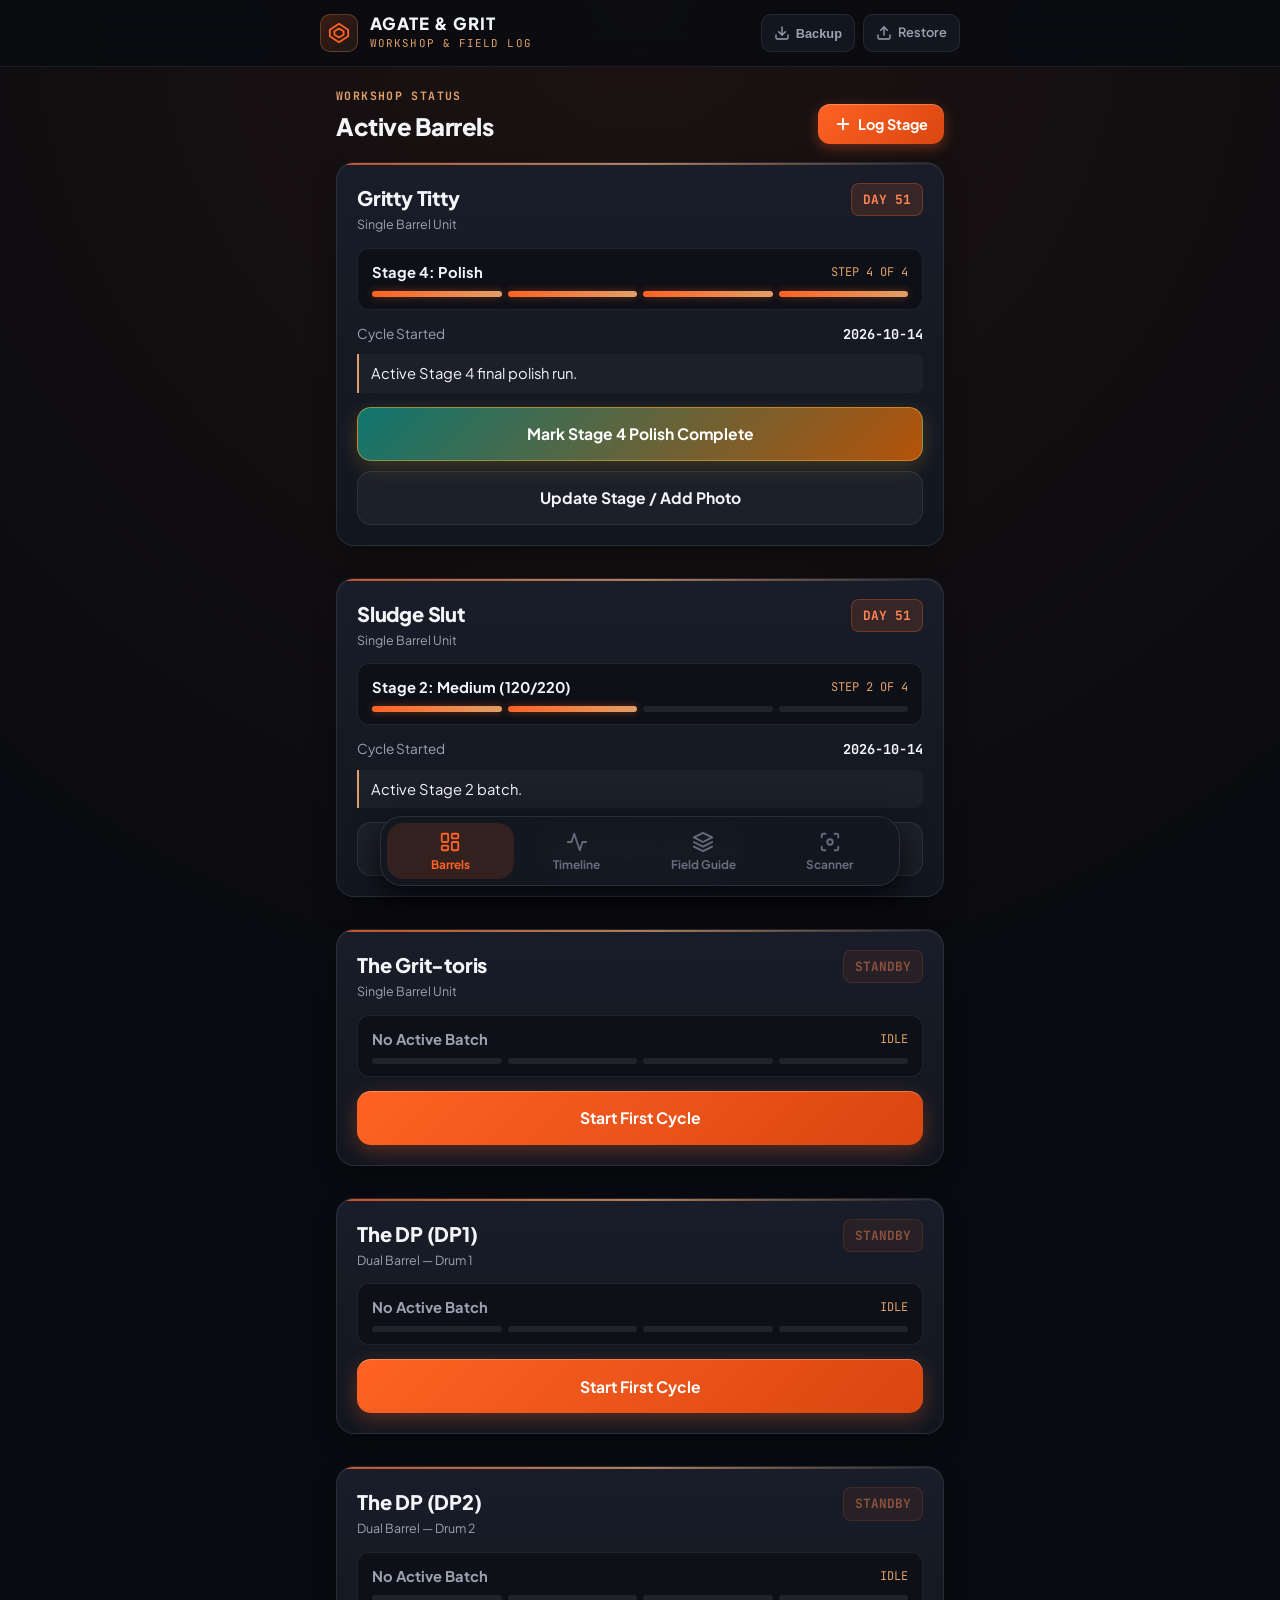
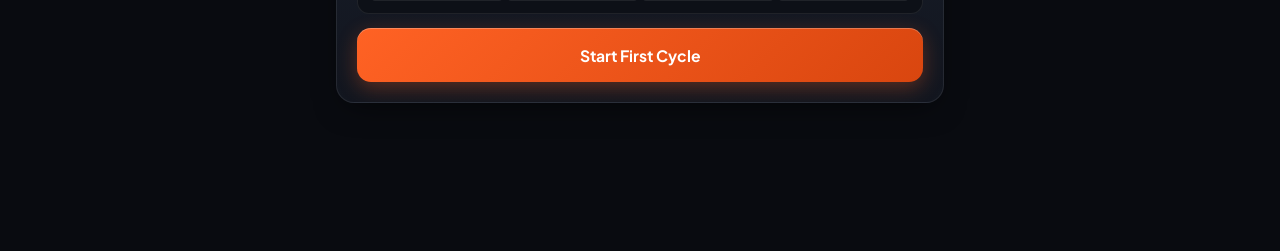
<file: index.html>
<!DOCTYPE html>
<html lang="en">
<head>
  <meta charset="UTF-8">
  <meta name="viewport" content="width=device-width, initial-scale=1.0, maximum-scale=1.0, user-scalable=no">
  <meta name="theme-color" content="#090b10">
  <meta name="description" content="Agate & Grit — Workshop Tumbler Tracker & Great Lakes Field Guide">
  <title>Agate &amp; Grit</title>
  <link rel="manifest" href="manifest.json">
  <link rel="preconnect" href="https://fonts.googleapis.com">
  <link rel="preconnect" href="https://fonts.gstatic.com" crossorigin>
  <link href="https://fonts.googleapis.com/css2?family=JetBrains+Mono:wght@500;700&family=Plus+Jakarta+Sans:wght@500;600;700;800&display=swap" rel="stylesheet">
  <link rel="stylesheet" href="styles.css">
</head>
<body>

  <!-- TOP APP BAR -->
  <header class="app-header">
    <div class="header-inner">
      <div class="brand-group">
        <div class="brand-mark">
          <svg viewBox="0 0 24 24" fill="none" stroke="currentColor" stroke-width="2" stroke-linecap="round" stroke-linejoin="round">
            <polygon points="12 2 22 8.5 22 15.5 12 22 2 15.5 2 8.5 12 2"></polygon>
            <polygon points="12 7 17 10.2 17 13.8 12 17 7 13.8 7 10.2 12 7"></polygon>
          </svg>
        </div>
        <div>
          <h1 class="brand-title">AGATE &amp; GRIT</h1>
          <span class="brand-subtitle">WORKSHOP &amp; FIELD LOG</span>
        </div>
      </div>

      <div class="header-actions">
        <button id="btn-export" class="icon-pill-btn" type="button" title="Export Backup">
          <svg viewBox="0 0 24 24" width="16" height="16" fill="none" stroke="currentColor" stroke-width="2" stroke-linecap="round" stroke-linejoin="round">
            <path d="M21 15v4a2 2 0 0 1-2 2H5a2 2 0 0 1-2-2v-4"></path>
            <polyline points="7 10 12 15 17 10"></polyline>
            <line x1="12" y1="15" x2="12" y2="3"></line>
          </svg>
          <span>Backup</span>
        </button>
        <label for="file-import" class="icon-pill-btn" title="Restore Backup">
          <svg viewBox="0 0 24 24" width="16" height="16" fill="none" stroke="currentColor" stroke-width="2" stroke-linecap="round" stroke-linejoin="round">
            <path d="M21 15v4a2 2 0 0 1-2 2H5a2 2 0 0 1-2-2v-4"></path>
            <polyline points="17 8 12 3 7 8"></polyline>
            <line x1="12" y1="3" x2="12" y2="15"></line>
          </svg>
          <span>Restore</span>
        </label>
        <input type="file" id="file-import" accept=".json" hidden>
      </div>
    </div>
  </header>

  <!-- MAIN WORKSPACE -->
  <main class="app-content">

    <!-- VIEW 1: ACTIVE BARRELS DASHBOARD -->
    <section id="view-tumblers" class="view active">
      <div class="section-header">
        <div>
          <span class="eyebrow">WORKSHOP STATUS</span>
          <h2>Active Barrels</h2>
        </div>
        <button id="btn-open-log-form" class="btn-accent-compact" type="button">
          <svg viewBox="0 0 24 24" width="18" height="18" fill="none" stroke="currentColor" stroke-width="2.5" stroke-linecap="round" stroke-linejoin="round">
            <line x1="12" y1="5" x2="12" y2="19"></line>
            <line x1="5" y1="12" x2="19" y2="12"></line>
          </svg>
          <span>Log Stage</span>
        </button>
      </div>

      <!-- LOG STAGE DRAWER / FORM CARD -->
      <form id="form-tumbler-log" class="surface-card form-card hidden">
        <div class="card-header-row">
          <h3>Log Barrel Stage</h3>
          <button type="button" id="btn-cancel-log" class="btn-icon-close" aria-label="Close">
            <svg viewBox="0 0 24 24" width="20" height="20" fill="none" stroke="currentColor" stroke-width="2">
              <line x1="18" y1="6" x2="6" y2="18"></line>
              <line x1="6" y1="6" x2="18" y2="18"></line>
            </svg>
          </button>
        </div>

        <div class="form-group">
          <label class="field-label" for="log-unit">Barrel Unit</label>
          <div class="select-wrapper">
            <select id="log-unit" class="pro-input" required></select>
          </div>
        </div>

        <div class="form-group">
          <label class="field-label" for="log-stage">Grit Stage</label>
          <div class="select-wrapper">
            <select id="log-stage" class="pro-input" required>
              <option value="Stage 1: Coarse (60/90)">Stage 1 — Coarse (60/90)</option>
              <option value="Stage 2: Medium (120/220)">Stage 2 — Medium (120/220)</option>
              <option value="Stage 3: Pre-Polish (500)">Stage 3 — Pre-Polish (500 AO)</option>
              <option value="Stage 4: Polish">Stage 4 — Final Polish</option>
            </select>
          </div>
        </div>

        <div class="form-group">
          <label class="field-label" for="log-date">Cycle Start Date</label>
          <input type="date" id="log-date" class="pro-input" required>
        </div>

        <div class="form-group">
          <label class="field-label" for="log-notes">Batch Notes</label>
          <textarea id="log-notes" class="pro-input" rows="3" placeholder="Stone mix, ceramic media ratio, grit tablespoons..."></textarea>
        </div>

        <div class="form-group">
          <span class="field-label">Batch Progression Photo</span>
          <div class="media-action-grid">
            <label for="log-photo-upload" class="btn-media-picker">
              <svg viewBox="0 0 24 24" width="20" height="20" fill="none" stroke="currentColor" stroke-width="2" stroke-linecap="round" stroke-linejoin="round">
                <rect x="3" y="3" width="18" height="18" rx="2" ry="2"></rect>
                <circle cx="8.5" cy="8.5" r="1.5"></circle>
                <polyline points="21 15 16 10 5 21"></polyline>
              </svg>
              <span>Choose Photo</span>
            </label>
            <label for="log-photo-camera" class="btn-media-picker">
              <svg viewBox="0 0 24 24" width="20" height="20" fill="none" stroke="currentColor" stroke-width="2" stroke-linecap="round" stroke-linejoin="round">
                <path d="M23 19a2 2 0 0 1-2 2H3a2 2 0 0 1-2-2V8a2 2 0 0 1 2-2h4l2-3h6l2 3h4a2 2 0 0 1 2 2z"></path>
                <circle cx="12" cy="13" r="4"></circle>
              </svg>
              <span>Camera</span>
            </label>
          </div>
          <input type="file" id="log-photo-upload" accept="image/*" hidden>
          <input type="file" id="log-photo-camera" accept="image/*" capture="environment" hidden>
          <img id="log-photo-preview" class="photo-preview hidden" alt="Batch preview">
        </div>

        <button type="submit" class="btn-primary-large">Save Stage to Timeline</button>
      </form>

      <!-- ACTIVE BARRELS GRID -->
      <div id="tumbler-cards-container" class="barrel-grid"></div>
    </section>

    <!-- VIEW 2: PROGRESSION TIMELINE -->
    <section id="view-timeline" class="view">
      <div class="section-header">
        <div>
          <span class="eyebrow">BATCH ARCHIVE</span>
          <h2>Progression Timeline</h2>
        </div>
      </div>

      <div class="chip-scroll-bar" id="timeline-filters">
        <button class="chip active" data-unit="all" type="button">All Barrels</button>
        <button class="chip" data-unit="Gritty Titty" type="button">Gritty Titty</button>
        <button class="chip" data-unit="Sludge Slut" type="button">Sludge Slut</button>
        <button class="chip" data-unit="The Grit-toris" type="button">The Grit-toris</button>
        <button class="chip" data-unit="The DP (DP1)" type="button">DP1</button>
        <button class="chip" data-unit="The DP (DP2)" type="button">DP2</button>
      </div>

      <div id="timeline-container" class="timeline-feed"></div>
    </section>

    <!-- VIEW 3: GREAT LAKES FIELD GUIDE -->
    <section id="view-guide" class="view">
      <div class="section-header">
        <div>
          <span class="eyebrow">SHORELINE REFERENCE</span>
          <h2>Great Lakes Field Guide</h2>
        </div>
      </div>

      <div class="chip-scroll-bar" id="guide-filters">
        <button class="chip active" data-filter="all" type="button">All Stones</button>
        <button class="chip" data-filter="hard" type="button">Mohs 6–7 (Hard)</button>
        <button class="chip" data-filter="banded" type="button">Banded</button>
        <button class="chip" data-filter="green-pink" type="button">Green / Pink</button>
        <button class="chip" data-filter="uv" type="button">365nm UV</button>
      </div>

      <div class="surface-card reference-banner">
        <div class="reference-title">
          <svg viewBox="0 0 24 24" width="18" height="18" fill="none" stroke="currentColor" stroke-width="2">
            <circle cx="12" cy="12" r="10"></circle>
            <line x1="12" y1="16" x2="12" y2="12"></line>
            <line x1="12" y1="8" x2="12.01" y2="8"></line>
          </svg>
          <span>Shoreline Triage Protocol</span>
        </div>
        <div class="reference-grid">
          <div class="ref-item">
            <span class="ref-label">STEEL KNIFE (MOHS 5.5)</span>
            <p>Will not scratch Agate, Jasper, Chert, or Quartzite. Leaves a faint metallic silver line instead.</p>
          </div>
          <div class="ref-item">
            <span class="ref-label">TRANSLUCENCY CHECK</span>
            <p>Press your phone LED flush against the stone edge. Agate glows internally; Jasper blocks light.</p>
          </div>
        </div>
      </div>

      <div id="guide-cards-container" class="guide-grid"></div>
    </section>

    <!-- VIEW 4: ON-DEVICE ROCK SCANNER -->
    <section id="view-scanner" class="view">
      <div class="section-header">
        <div>
          <span class="eyebrow">OPTICAL &amp; TRAIT TRIAGE</span>
          <h2>Field Specimen Scanner</h2>
        </div>
      </div>

      <div class="surface-card scanner-card">
        <div class="media-action-grid">
          <label for="scanner-upload-input" class="btn-scanner-capture">
            <svg viewBox="0 0 24 24" width="24" height="24" fill="none" stroke="currentColor" stroke-width="2" stroke-linecap="round" stroke-linejoin="round">
              <rect x="3" y="3" width="18" height="18" rx="2" ry="2"></rect>
              <circle cx="8.5" cy="8.5" r="1.5"></circle>
              <polyline points="21 15 16 10 5 21"></polyline>
            </svg>
            <span>Upload Specimen</span>
          </label>
          <label for="scanner-camera-input" class="btn-scanner-capture primary-capture">
            <svg viewBox="0 0 24 24" width="24" height="24" fill="none" stroke="currentColor" stroke-width="2" stroke-linecap="round" stroke-linejoin="round">
              <path d="M23 19a2 2 0 0 1-2 2H3a2 2 0 0 1-2-2V8a2 2 0 0 1 2-2h4l2-3h6l2 3h4a2 2 0 0 1 2 2z"></path>
              <circle cx="12" cy="13" r="4"></circle>
            </svg>
            <span>Capture Photo</span>
          </label>
        </div>

        <input type="file" id="scanner-upload-input" accept="image/*" hidden>
        <input type="file" id="scanner-camera-input" accept="image/*" capture="environment" hidden>

        <canvas id="color-analysis-canvas" hidden></canvas>
        <img id="scanner-preview" class="photo-preview hidden" alt="Specimen preview">

        <div id="scanner-trait-box" class="trait-box hidden">
          <span class="field-label">Observed Physical Traits (Select Any)</span>
          <div class="chip-wrap">
            <button type="button" class="chip trait-toggle" data-trait="banded">Concentric Bands</button>
            <button type="button" class="chip trait-toggle" data-trait="translucent">Light Translucent</button>
            <button type="button" class="chip trait-toggle" data-trait="pebbles">Embedded Clasts</button>
            <button type="button" class="chip trait-toggle" data-trait="uv">365nm UV Reactive</button>
          </div>
        </div>

        <div class="form-group" style="margin-top: 14px;">
          <label class="field-label" for="scanner-notes">Location &amp; Field Notes</label>
          <input type="text" id="scanner-notes" class="pro-input" placeholder="e.g., Lake Superior shoreline, wet cobble line...">
        </div>

        <div class="scanner-action-row">
          <button id="btn-analyze-now" class="btn-primary-large" type="button" disabled>Analyze Specimen</button>
          <button id="btn-save-queue" class="btn-secondary-large" type="button" disabled>Save to Log</button>
        </div>

        <div id="ai-result-box" class="analysis-report hidden"></div>
      </div>

      <div class="section-header" style="margin-top: 28px;">
        <div>
          <span class="eyebrow">SAVED SPECIMENS</span>
          <h2>Field Log (<span id="queue-count">0</span>)</h2>
        </div>
      </div>
      <div id="scanner-queue-list" class="barrel-grid"></div>
    </section>

  </main>

  <!-- MICHIGAN NORTHWOODS STAGE 4 COMPLETION MODAL -->
  <div id="celebration-modal" class="celebration-overlay hidden">
    <canvas id="celebration-canvas"></canvas>
    <div class="celebration-dialog">
      <div class="celebration-art-frame">
        <svg class="northwoods-art" viewBox="0 0 360 180" xmlns="http://www.w3.org/2000/svg">
          <defs>
            <linearGradient id="skyGrad" x1="0" y1="0" x2="0" y2="1">
              <stop offset="0%" stop-color="#070B12"/>
              <stop offset="60%" stop-color="#102536"/>
              <stop offset="100%" stop-color="#1E3F52"/>
            </linearGradient>
            <linearGradient id="auroraGrad" x1="0" y1="0" x2="1" y2="0">
              <stop offset="0%" stop-color="#10B981" stop-opacity="0"/>
              <stop offset="50%" stop-color="#10B981" stop-opacity="0.35"/>
              <stop offset="100%" stop-color="#F5B73B" stop-opacity="0"/>
            </linearGradient>
            <linearGradient id="agateGrad" x1="0" y1="0" x2="1" y2="1">
              <stop offset="0%" stop-color="#FF7A45"/>
              <stop offset="50%" stop-color="#D94E1F"/>
              <stop offset="100%" stop-color="#7C2D12"/>
            </linearGradient>
          </defs>
          <rect width="360" height="180" fill="url(#skyGrad)"/>
          <path d="M0,45 Q90,10 180,45 T360,35 L360,95 L0,95 Z" fill="url(#auroraGrad)"/>
          <!-- Distant Pine Ridge -->
          <polygon points="25,55 5,130 45,130" fill="#0D261D"/>
          <polygon points="55,42 30,130 80,130" fill="#133528"/>
          <polygon points="88,60 65,130 110,130" fill="#0D261D"/>
          <polygon points="275,55 250,130 300,130" fill="#0D261D"/>
          <polygon points="308,40 282,130 334,130" fill="#133528"/>
          <polygon points="338,62 318,130 358,130" fill="#0D261D"/>
          <!-- Great Lakes Water Horizon -->
          <rect x="0" y="128" width="360" height="52" fill="#0B1926"/>
          <line x1="0" y1="128" x2="360" y2="128" stroke="#E09F67" stroke-opacity="0.4" stroke-width="1"/>
          <!-- Center Faceted Agate Emblem -->
          <circle cx="180" cy="96" r="46" fill="#FF6224" fill-opacity="0.15"/>
          <polygon points="180,46 218,74 204,122 156,122 142,74" fill="url(#agateGrad)" stroke="#F5B73B" stroke-width="2"/>
          <polygon points="180,60 205,79 195,110 165,110 155,79" fill="none" stroke="#FFD8A8" stroke-opacity="0.6" stroke-width="1.5"/>
          <circle cx="170" cy="76" r="3.5" fill="#FFFFFF"/>
        </svg>
      </div>
      <span class="celebration-badge">STAGE 4 FINISH VERIFIED</span>
      <h2 id="celebration-title">Batch Polish Complete</h2>
      <p id="celebration-text">Your completed Stage 4 cycle has been permanently stamped to your progression timeline.</p>
      <button id="btn-close-celebration" class="btn-primary-large" type="button">Return to Workshop</button>
    </div>
  </div>

  <!-- FLOATING FROSTED BOTTOM NAVIGATION DOCK -->
  <nav class="bottom-dock">
    <button class="dock-btn active" data-target="view-tumblers" type="button">
      <svg viewBox="0 0 24 24" width="22" height="22" fill="none" stroke="currentColor" stroke-width="2" stroke-linecap="round" stroke-linejoin="round">
        <rect x="3" y="3" width="7" height="9" rx="1"></rect>
        <rect x="14" y="3" width="7" height="5" rx="1"></rect>
        <rect x="14" y="12" width="7" height="9" rx="1"></rect>
        <rect x="3" y="16" width="7" height="5" rx="1"></rect>
      </svg>
      <span>Barrels</span>
    </button>
    <button class="dock-btn" data-target="view-timeline" type="button">
      <svg viewBox="0 0 24 24" width="22" height="22" fill="none" stroke="currentColor" stroke-width="2" stroke-linecap="round" stroke-linejoin="round">
        <polyline points="22 12 18 12 15 21 9 3 6 12 2 12"></polyline>
      </svg>
      <span>Timeline</span>
    </button>
    <button class="dock-btn" data-target="view-guide" type="button">
      <svg viewBox="0 0 24 24" width="22" height="22" fill="none" stroke="currentColor" stroke-width="2" stroke-linecap="round" stroke-linejoin="round">
        <polygon points="12 2 2 7 12 12 22 7 12 2"></polygon>
        <polyline points="2 17 12 22 22 17"></polyline>
        <polyline points="2 12 12 17 22 12"></polyline>
      </svg>
      <span>Field Guide</span>
    </button>
    <button class="dock-btn" data-target="view-scanner" type="button">
      <svg viewBox="0 0 24 24" width="22" height="22" fill="none" stroke="currentColor" stroke-width="2" stroke-linecap="round" stroke-linejoin="round">
        <path d="M3 7V5a2 2 0 0 1 2-2h2"></path>
        <path d="M17 3h2a2 2 0 0 1 2 2v2"></path>
        <path d="M21 17v2a2 2 0 0 1-2 2h-2"></path>
        <path d="M7 21H5a2 2 0 0 1-2-2v-2"></path>
        <circle cx="12" cy="12" r="3"></circle>
      </svg>
      <span>Scanner</span>
    </button>
  </nav>

  <script src="app.js"></script>
</body>
</html>
</file>
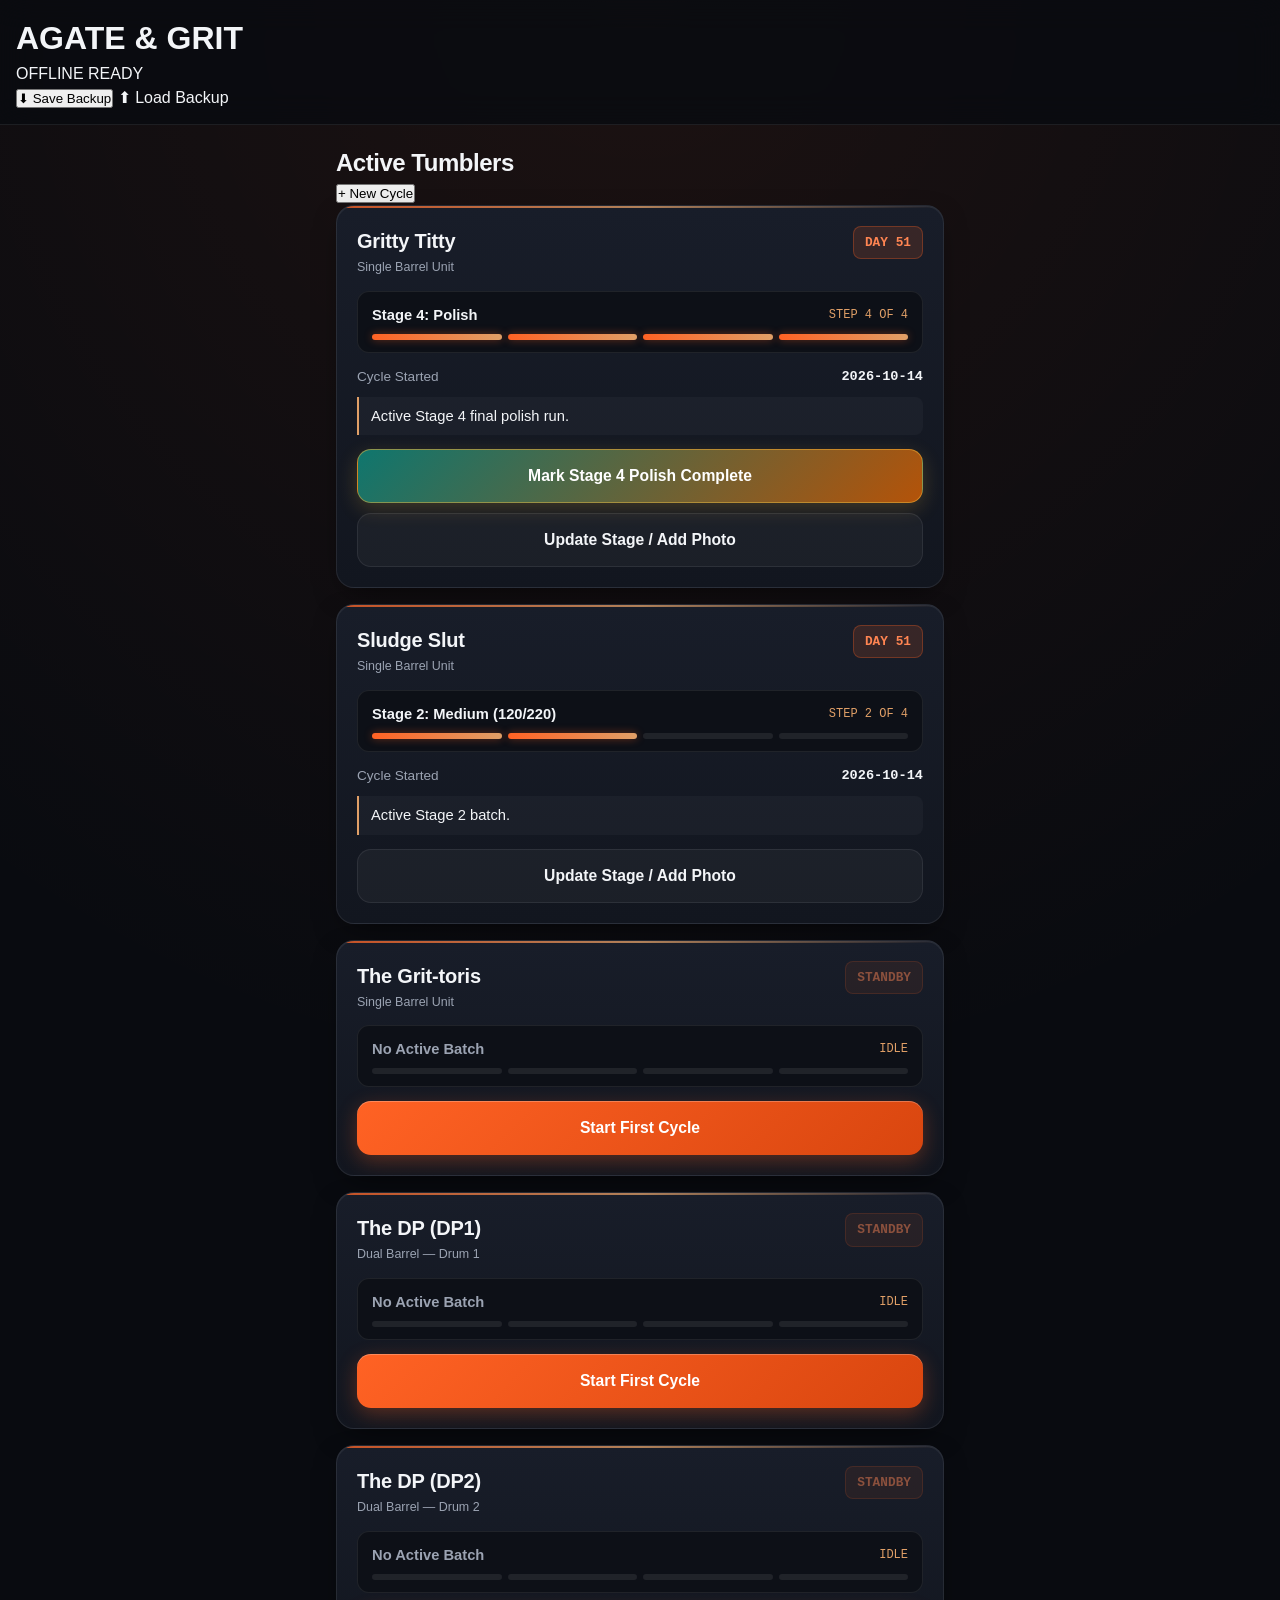
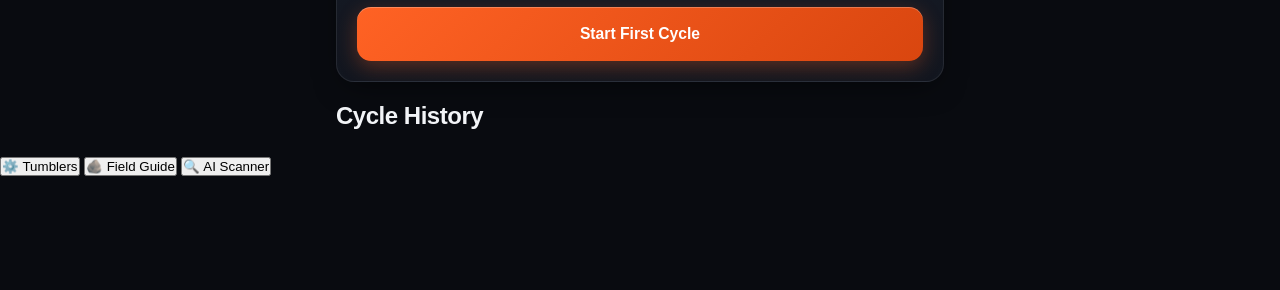
<file: Rock tumble 1.html>
<!DOCTYPE html>
<html lang="en">
<head>
  <meta charset="UTF-8">
  <meta name="viewport" content="width=device-width, initial-scale=1.0, maximum-scale=1.0, user-scalable=no">
  <meta name="theme-color" content="#121619">
  <meta name="description" content="Offline Rock Tumbling Tracker and Great Lakes Rock Identifier">
  <title>Agate & Grit | Rock Tracker</title>
  <link rel="manifest" href="manifest.json">
  <link rel="stylesheet" href="styles.css">
</head>
<body>

  <!-- TOP HEADER -->
  <header class="app-header">
    <div class="header-top">
      <h1>AGATE &amp; GRIT</h1>
      <span id="network-badge" class="badge offline">OFFLINE READY</span>
    </div>
    <div class="backup-bar">
      <button id="btn-export" class="btn-small" type="button">⬇ Save Backup</button>
      <label for="file-import" class="btn-small">⬆ Load Backup</label>
      <input type="file" id="file-import" accept=".json" hidden>
    </div>
  </header>

  <!-- MAIN CONTENT AREA -->
  <main class="app-content">

    <!-- MODULE 1: TUMBLER TRACKER -->
    <section id="view-tumblers" class="view active">
      <div class="section-title-row">
        <h2>Active Tumblers</h2>
        <button id="btn-open-log-form" class="btn-primary-inline" type="button">+ New Cycle</button>
      </div>

      <!-- Active Status Cards for "New" and "Old" (Rendered by app.js) -->
      <div id="tumbler-cards-container" class="cards-grid"></div>

      <!-- Log Cycle Form (Toggles open/closed) -->
      <form id="form-tumbler-log" class="card form-card hidden">
        <h3 id="form-title">Log Tumbler Stage</h3>

        <label class="field-label" for="log-unit">Select Tumbler Unit</label>
        <select id="log-unit" class="big-input" required></select>

        <label class="field-label" for="log-stage">Grit Stage</label>
        <select id="log-stage" class="big-input" required>
          <option value="Stage 1: Coarse (60/90)">Stage 1: Coarse (60/90)</option>
          <option value="Stage 2: Medium (120/220)">Stage 2: Medium (120/220)</option>
          <option value="Stage 3: Pre-Polish (500)">Stage 3: Pre-Polish (500)</option>
          <option value="Stage 4: Polish">Stage 4: Polish</option>
        </select>

        <label class="field-label" for="log-date">Start Date</label>
        <input type="date" id="log-date" class="big-input" required>

        <label class="field-label" for="log-notes">Batch Notes (Rocks, Ceramic Media, Lessons)</label>
        <textarea id="log-notes" class="big-input" rows="3" placeholder="e.g., Lake Huron beach mix, added ceramic media..."></textarea>

        <label class="field-label">Batch Photo (Optional)</label>
        <label for="log-photo" class="btn-camera">
          📷 Snap or Upload Batch Photo
        </label>
        <input type="file" id="log-photo" accept="image/*" capture="environment" hidden>
        <img id="log-photo-preview" class="photo-preview hidden" alt="Batch preview">

        <div class="form-actions">
          <button type="submit" class="btn-primary">Save Stage Log</button>
          <button type="button" id="btn-cancel-log" class="btn-secondary">Cancel</button>
        </div>
      </form>

      <!-- Past Cycle History -->
      <h2 class="sub-heading">Cycle History</h2>
      <div id="tumbler-history-list" class="history-list"></div>
    </section>

    <!-- MODULE 2A: OFFLINE GREAT LAKES FIELD GUIDE -->
    <section id="view-guide" class="view">
      <h2>Great Lakes Field Guide</h2>
      <p class="helper-text">Tap a trait below to filter rocks in the field.</p>

      <!-- Quick Physical Trait Filter Buttons -->
      <div class="filter-bar" id="guide-filters">
        <button class="filter-pill active" data-filter="all" type="button">All Rocks</button>
        <button class="filter-pill" data-filter="hard" type="button">Hard (No Knife Scratch)</button>
        <button class="filter-pill" data-filter="soft" type="button">Soft (Knife Scratches)</button>
        <button class="filter-pill" data-filter="banded" type="button">Banded / Striped</button>
        <button class="filter-pill" data-filter="uv" type="button">UV Glow</button>
      </div>

      <!-- Quick Field Test Cheat Sheet -->
      <div class="card test-cheat-sheet">
        <h3>⚡ Pocket Scratch &amp; Field Check</h3>
        <ul>
          <li><strong>Pocket Knife / Steel Nail (Mohs ~5.5):</strong> Won't scratch Agate, Jasper, or Quartzite (Mohs 7). <em>Will</em> scratch Petoskey stones (Mohs 4.5).</li>
          <li><strong>Water Test:</strong> Wet the rock! Agate bands and Petoskey coral patterns pop brightly when wet.</li>
          <li><strong>365nm UV Light:</strong> Best wavelength for spotting Yooperlite glowing orange embers.</li>
        </ul>
      </div>

      <!-- Rock Guide Cards (Rendered by app.js) -->
      <div id="guide-cards-container" class="cards-list"></div>
    </section>

    <!-- MODULE 2B: HYBRID AI ROCK SCANNER -->
    <section id="view-scanner" class="view">
      <h2>Field Rock Scanner</h2>
      <p class="helper-text">Snap a photo on the beach. If you have no signal, it saves to your phone so you can run AI ID when you get back home.</p>

      <!-- Main Camera Capture Card -->
      <div class="card scanner-card">
        <label for="scanner-camera-input" class="btn-camera-giant">
          📸 SNAP ROCK PHOTO
        </label>
        <input type="file" id="scanner-camera-input" accept="image/*" capture="environment" hidden>

        <img id="scanner-preview" class="photo-preview hidden" alt="Scanned rock">

        <label class="field-label" for="scanner-notes">Field Notes / Location (Optional)</label>
        <input type="text" id="scanner-notes" class="big-input" placeholder="e.g., Found wet near Grand Haven pier, doesn't scratch">

        <div class="scanner-actions">
          <button id="btn-analyze-now" class="btn-primary" type="button" disabled>✨ Identify with AI Now</button>
          <button id="btn-save-queue" class="btn-secondary" type="button" disabled>📥 Save to Offline Queue</button>
        </div>

        <div id="ai-result-box" class="ai-result hidden"></div>
      </div>

      <!-- API Key Setup Card -->
      <div class="card api-card">
        <h3>🔑 Gemini API Key Setup (Stored on Device Only)</h3>
        <p class="helper-text">Paste a free Google AI Studio key below, or hardcode it in <code>app.js</code>.</p>
        <div class="api-row">
          <input type="password" id="api-key-input" class="big-input" placeholder="AIzaSy...">
          <button id="btn-save-key" class="btn-small-accent" type="button">Save Key</button>
        </div>
      </div>

      <!-- Saved / Offline Triage Queue -->
      <h2 class="sub-heading">Saved Field Finds (<span id="queue-count">0</span>)</h2>
      <div id="scanner-queue-list" class="history-list"></div>
    </section>

  </main>

  <!-- CHUNKY BOTTOM NAVIGATION BAR -->
  <nav class="bottom-nav">
    <button class="nav-btn active" data-target="view-tumblers" type="button">
      <span class="nav-icon">⚙️</span>
      <span class="nav-label">Tumblers</span>
    </button>
    <button class="nav-btn" data-target="view-guide" type="button">
      <span class="nav-icon">🪨</span>
      <span class="nav-label">Field Guide</span>
    </button>
    <button class="nav-btn" data-target="view-scanner" type="button">
      <span class="nav-icon">🔍</span>
      <span class="nav-label">AI Scanner</span>
    </button>
  </nav>

  <script src="app.js"></script>
</body>
</html>
</file>
<file: styles.css>
:root {
  --bg-base: #090b10;
  --bg-surface: #12161f;
  --bg-elevated: #181d29;
  --bg-input: #0d1017;
  --border-hairline: rgba(255, 255, 255, 0.08);
  --border-copper: rgba(224, 159, 103, 0.28);
  --agate-primary: #ff6224;
  --agate-deep: #d9460f;
  --copper-accent: #e09f67;
  --gold-accent: #f5b73b;
  --emerald-accent: #10b981;
  --text-primary: #f3f5f8;
  --text-secondary: #9ba3b2;
  --text-muted: #646d7d;
  --font-sans: 'Plus Jakarta Sans', -apple-system, BlinkMacSystemFont, "Segoe UI", Roboto, sans-serif;
  --font-mono: 'JetBrains Mono', monospace;
}

* {
  box-sizing: border-box;
  margin: 0;
  padding: 0;
  -webkit-tap-highlight-color: transparent;
}

body {
  background-color: var(--bg-base);
  background-image: radial-gradient(circle at 50% 0%, rgba(255, 98, 36, 0.08) 0%, transparent 55%);
  color: var(--text-primary);
  font-family: var(--font-sans);
  font-size: 16px;
  line-height: 1.5;
  padding-bottom: 112px;
  min-height: 100vh;
  -webkit-font-smoothing: antialiased;
}

/* TOP HEADER */
.app-header {
  position: sticky;
  top: 0;
  z-index: 100;
  background: rgba(9, 11, 16, 0.82);
  backdrop-filter: blur(16px);
  -webkit-backdrop-filter: blur(16px);
  border-bottom: 1px solid var(--border-hairline);
  padding: 14px 16px;
}

.header-inner {
  max-width: 640px;
  margin: 0 auto;
  display: flex;
  justify-content: space-between;
  align-items: center;
}

.brand-group {
  display: flex;
  align-items: center;
  gap: 12px;
}

.brand-mark {
  width: 38px;
  height: 38px;
  border-radius: 10px;
  background: linear-gradient(135deg, rgba(255, 98, 36, 0.2), rgba(224, 159, 103, 0.08));
  border: 1px solid var(--border-copper);
  display: flex;
  align-items: center;
  justify-content: center;
  color: var(--agate-primary);
}

.brand-mark svg {
  width: 22px;
  height: 22px;
}

.brand-title {
  font-size: 1.05rem;
  font-weight: 800;
  letter-spacing: 0.06em;
  color: var(--text-primary);
  line-height: 1.1;
}

.brand-subtitle {
  display: block;
  font-family: var(--font-mono);
  font-size: 0.68rem;
  letter-spacing: 0.1em;
  color: var(--copper-accent);
  margin-top: 2px;
}

.header-actions {
  display: flex;
  gap: 8px;
}

.icon-pill-btn {
  display: inline-flex;
  align-items: center;
  gap: 6px;
  background: var(--bg-surface);
  color: var(--text-secondary);
  border: 1px solid var(--border-hairline);
  border-radius: 10px;
  padding: 8px 12px;
  font-size: 0.8rem;
  font-weight: 600;
  cursor: pointer;
  transition: all 0.15s ease;
}

.icon-pill-btn:active {
  transform: scale(0.96);
  border-color: var(--border-copper);
  color: var(--text-primary);
}

/* MAIN WORKSPACE */
.app-content {
  max-width: 640px;
  margin: 0 auto;
  padding: 20px 16px;
}

.view {
  display: none;
  animation: fadeIn 0.18s ease-out;
}

.view.active {
  display: block;
}

@keyframes fadeIn {
  from { opacity: 0; transform: translateY(4px); }
  to { opacity: 1; transform: translateY(0); }
}

.section-header {
  display: flex;
  justify-content: space-between;
  align-items: flex-end;
  margin-bottom: 18px;
}

.eyebrow {
  display: block;
  font-family: var(--font-mono);
  font-size: 0.72rem;
  font-weight: 700;
  letter-spacing: 0.12em;
  color: var(--copper-accent);
  margin-bottom: 4px;
}

h2 {
  font-size: 1.5rem;
  font-weight: 800;
  letter-spacing: -0.02em;
  color: var(--text-primary);
}

/* SURFACE CARDS */
.surface-card {
  background: linear-gradient(180deg, var(--bg-elevated) 0%, var(--bg-surface) 100%);
  border: 1px solid var(--border-hairline);
  box-shadow: 0 10px 30px -10px rgba(0, 0, 0, 0.6), inset 0 1px 0 rgba(255, 255, 255, 0.06);
  border-radius: 18px;
  padding: 20px;
  margin-bottom: 16px;
}

.barrel-grid {
  display: grid;
  grid-template-columns: 1fr;
  gap: 16px;
}

.barrel-card {
  position: relative;
  overflow: hidden;
  transition: border-color 0.2s ease;
}

.barrel-card::before {
  content: "";
  position: absolute;
  top: 0;
  left: 0;
  right: 0;
  height: 2px;
  background: linear-gradient(90deg, var(--agate-primary), var(--copper-accent), transparent);
  opacity: 0.75;
}

.barrel-top-row {
  display: flex;
  justify-content: space-between;
  align-items: flex-start;
  margin-bottom: 14px;
}

.barrel-title {
  font-size: 1.25rem;
  font-weight: 800;
  color: var(--text-primary);
  letter-spacing: -0.01em;
}

.barrel-type-tag {
  display: block;
  font-size: 0.78rem;
  color: var(--text-secondary);
  margin-top: 2px;
}

.counter-badge {
  font-family: var(--font-mono);
  font-size: 0.8rem;
  font-weight: 700;
  padding: 6px 11px;
  border-radius: 8px;
  background: rgba(255, 98, 36, 0.14);
  color: #ff8552;
  border: 1px solid rgba(255, 98, 36, 0.3);
}

.counter-badge.done {
  background: rgba(16, 185, 129, 0.15);
  color: #34d399;
  border-color: rgba(16, 185, 129, 0.35);
}

/* 4-STEP SEGMENTED PROGRESS TRACK */
.stage-status-box {
  background: var(--bg-input);
  border: 1px solid var(--border-hairline);
  border-radius: 12px;
  padding: 12px 14px;
  margin-bottom: 14px;
}

.stage-label-row {
  display: flex;
  justify-content: space-between;
  align-items: center;
  margin-bottom: 8px;
}

.stage-current-name {
  font-size: 0.92rem;
  font-weight: 700;
  color: var(--text-primary);
}

.stage-step-fraction {
  font-family: var(--font-mono);
  font-size: 0.75rem;
  color: var(--copper-accent);
}

.stage-progress-track {
  display: grid;
  grid-template-columns: repeat(4, 1fr);
  gap: 6px;
}

.stage-segment {
  height: 6px;
  border-radius: 4px;
  background: rgba(255, 255, 255, 0.08);
  transition: background 0.3s ease;
}

.stage-segment.lit {
  background: linear-gradient(90deg, var(--agate-primary), var(--copper-accent));
  box-shadow: 0 0 8px rgba(255, 98, 36, 0.4);
}

.stage-segment.lit-gold {
  background: linear-gradient(90deg, var(--emerald-accent), var(--gold-accent));
}

.barrel-meta-row {
  display: flex;
  justify-content: space-between;
  font-size: 0.85rem;
  color: var(--text-secondary);
  margin-bottom: 8px;
}

.barrel-notes {
  font-size: 0.92rem;
  color: var(--text-primary);
  background: rgba(255, 255, 255, 0.03);
  border-left: 2px solid var(--copper-accent);
  padding: 8px 12px;
  border-radius: 0 8px 8px 0;
  margin: 10px 0;
}

.barrel-actions {
  display: flex;
  flex-direction: column;
  gap: 10px;
  margin-top: 14px;
}

/* BUTTONS */
.btn-accent-compact {
  display: inline-flex;
  align-items: center;
  gap: 6px;
  background: linear-gradient(135deg, var(--agate-primary) 0%, var(--agate-deep) 100%);
  color: #fff;
  border: none;
  border-radius: 12px;
  padding: 11px 16px;
  font-family: var(--font-sans);
  font-size: 0.9rem;
  font-weight: 700;
  box-shadow: 0 4px 14px rgba(255, 98, 36, 0.35), inset 0 1px 0 rgba(255, 255, 255, 0.25);
  cursor: pointer;
}

.btn-primary-large,
.btn-secondary-large,
.btn-complete-stage4,
.btn-card-action {
  display: inline-flex;
  align-items: center;
  justify-content: center;
  gap: 8px;
  width: 100%;
  min-height: 54px;
  border-radius: 14px;
  font-family: var(--font-sans);
  font-size: 0.98rem;
  font-weight: 700;
  cursor: pointer;
  transition: transform 0.12s ease, opacity 0.15s ease;
  padding: 12px 18px;
}

.btn-primary-large {
  background: linear-gradient(135deg, var(--agate-primary) 0%, var(--agate-deep) 100%);
  color: #ffffff;
  border: none;
  box-shadow: 0 6px 20px rgba(255, 98, 36, 0.3), inset 0 1px 0 rgba(255, 255, 255, 0.25);
}

.btn-secondary-large,
.btn-card-action {
  background: rgba(255, 255, 255, 0.04);
  color: var(--text-primary);
  border: 1px solid var(--border-hairline);
}

.btn-card-action:hover,
.btn-card-action:active {
  border-color: var(--border-copper);
  background: rgba(224, 159, 103, 0.08);
}

.btn-complete-stage4 {
  background: linear-gradient(135deg, #0f766e 0%, #b45309 100%);
  color: #ffffff;
  border: 1px solid rgba(245, 183, 59, 0.5);
  box-shadow: 0 6px 20px rgba(245, 183, 59, 0.2);
}

.btn-primary-large:disabled,
.btn-secondary-large:disabled {
  opacity: 0.35;
  pointer-events: none;
}

/* FORMS & INPUTS */
.card-header-row {
  display: flex;
  justify-content: space-between;
  align-items: center;
  margin-bottom: 16px;
}

.btn-icon-close {
  background: rgba(255, 255, 255, 0.05);
  border: 1px solid var(--border-hairline);
  color: var(--text-secondary);
  width: 36px;
  height: 36px;
  border-radius: 10px;
  display: flex;
  align-items: center;
  justify-content: center;
  cursor: pointer;
}

.form-group {
  margin-bottom: 16px;
}

.field-label {
  display: block;
  font-size: 0.82rem;
  font-weight: 700;
  letter-spacing: 0.03em;
  color: var(--text-secondary);
  margin-bottom: 8px;
  text-transform: uppercase;
}

.pro-input {
  width: 100%;
  min-height: 52px;
  background-color: var(--bg-input);
  color: var(--text-primary);
  border: 1px solid var(--border-hairline);
  border-radius: 12px;
  padding: 12px 14px;
  font-family: var(--font-sans);
  font-size: 0.98rem;
  transition: border-color 0.15s ease;
}

.pro-input:focus {
  outline: none;
  border-color: var(--agate-primary);
}

.media-action-grid {
  display: grid;
  grid-template-columns: 1fr 1fr;
  gap: 10px;
}

.btn-media-picker,
.btn-scanner-capture {
  display: flex;
  align-items: center;
  justify-content: center;
  gap: 8px;
  min-height: 54px;
  background: var(--bg-input);
  color: var(--text-primary);
  border: 1px dashed var(--border-copper);
  border-radius: 12px;
  font-weight: 600;
  font-size: 0.92rem;
  cursor: pointer;
}

.btn-scanner-capture {
  min-height: 68px;
  flex-direction: column;
  gap: 6px;
  border-style: solid;
  border-color: var(--border-hairline);
  background: rgba(255, 255, 255, 0.03);
}

.btn-scanner-capture.primary-capture {
  background: rgba(255, 98, 36, 0.12);
  border-color: rgba(255, 98, 36, 0.4);
  color: #ff8552;
}

.photo-preview {
  width: 100%;
  max-height: 280px;
  object-fit: cover;
  border-radius: 12px;
  border: 1px solid var(--border-hairline);
  margin-top: 12px;
}

.hidden {
  display: none !important;
}

/* FILTER CHIPS */
.chip-scroll-bar {
  display: flex;
  gap: 8px;
  overflow-x: auto;
  padding-bottom: 8px;
  margin-bottom: 18px;
  scrollbar-width: none;
}

.chip-scroll-bar::-webkit-scrollbar {
  display: none;
}

.chip-wrap {
  display: flex;
  flex-wrap: wrap;
  gap: 8px;
}

.chip {
  white-space: nowrap;
  background: var(--bg-surface);
  color: var(--text-secondary);
  border: 1px solid var(--border-hairline);
  border-radius: 999px;
  padding: 10px 16px;
  font-family: var(--font-sans);
  font-size: 0.86rem;
  font-weight: 600;
  cursor: pointer;
  transition: all 0.15s ease;
}

.chip.active {
  background: var(--text-primary);
  color: var(--bg-base);
  border-color: var(--text-primary);
  font-weight: 700;
}

/* PROGRESSION TIMELINE */
.timeline-feed {
  position: relative;
  margin-left: 10px;
  padding-left: 24px;
  border-left: 1px solid rgba(224, 159, 103, 0.3);
}

.timeline-node {
  position: relative;
  margin-bottom: 20px;
}

.timeline-node::before {
  content: "";
  position: absolute;
  left: -30px;
  top: 22px;
  width: 11px;
  height: 11px;
  border-radius: 50%;
  background: var(--agate-primary);
  box-shadow: 0 0 0 4px var(--bg-base), 0 0 0 5px rgba(255, 98, 36, 0.4);
}

.timeline-node.completed-node::before {
  background: var(--gold-accent);
  box-shadow: 0 0 0 4px var(--bg-base), 0 0 0 5px rgba(245, 183, 59, 0.5);
}

.timeline-meta-header {
  display: flex;
  justify-content: space-between;
  align-items: center;
  margin-bottom: 6px;
}

.timeline-date {
  font-family: var(--font-mono);
  font-size: 0.76rem;
  color: var(--copper-accent);
}

.timeline-barrel-title {
  font-size: 1.15rem;
  font-weight: 800;
  color: var(--text-primary);
  margin-bottom: 8px;
}

.timeline-stage-badge {
  display: inline-block;
  font-family: var(--font-mono);
  font-size: 0.78rem;
  background: rgba(255, 255, 255, 0.05);
  border: 1px solid var(--border-hairline);
  padding: 5px 10px;
  border-radius: 6px;
  color: var(--text-primary);
  margin-bottom: 10px;
}

.btn-text-danger {
  background: transparent;
  border: none;
  color: #f87171;
  font-size: 0.8rem;
  font-weight: 600;
  cursor: pointer;
  padding: 6px 0;
  margin-top: 8px;
}

/* FIELD GUIDE */
.reference-banner {
  background: linear-gradient(135deg, rgba(224, 159, 103, 0.1), rgba(18, 22, 31, 0.95));
  border-color: var(--border-copper);
}

.reference-title {
  display: flex;
  align-items: center;
  gap: 8px;
  font-weight: 800;
  font-size: 0.92rem;
  color: var(--copper-accent);
  margin-bottom: 12px;
  text-transform: uppercase;
  letter-spacing: 0.04em;
}

.reference-grid {
  display: grid;
  grid-template-columns: 1fr;
  gap: 12px;
}

.ref-label {
  display: block;
  font-family: var(--font-mono);
  font-size: 0.72rem;
  color: var(--text-primary);
  font-weight: 700;
}

.ref-item p {
  font-size: 0.88rem;
  color: var(--text-secondary);
  margin-top: 2px;
}

.spec-row {
  display: flex;
  flex-wrap: wrap;
  gap: 8px;
  margin: 10px 0 12px;
}

.spec-pill {
  font-family: var(--font-mono);
  font-size: 0.74rem;
  background: var(--bg-input);
  border: 1px solid var(--border-hairline);
  color: var(--copper-accent);
  padding: 4px 10px;
  border-radius: 6px;
}

.scanner-action-row {
  display: grid;
  grid-template-columns: 1fr 1fr;
  gap: 10px;
  margin-top: 14px;
}

.analysis-report {
  margin-top: 16px;
  padding: 16px;
  background: var(--bg-input);
  border: 1px solid var(--border-copper);
  border-radius: 12px;
  font-size: 0.9rem;
  line-height: 1.55;
  white-space: pre-wrap;
}

/* CELEBRATION DIALOG */
.celebration-overlay {
  position: fixed;
  inset: 0;
  background: rgba(6, 8, 12, 0.88);
  backdrop-filter: blur(12px);
  z-index: 500;
  display: flex;
  align-items: center;
  justify-content: center;
  padding: 20px;
}

#celebration-canvas {
  position: absolute;
  inset: 0;
  width: 100%;
  height: 100%;
  pointer-events: none;
}

.celebration-dialog {
  position: relative;
  z-index: 501;
  background: var(--bg-surface);
  border: 1px solid rgba(245, 183, 59, 0.4);
  border-radius: 22px;
  padding: 24px;
  max-width: 420px;
  width: 100%;
  text-align: center;
  box-shadow: 0 24px 48px rgba(0, 0, 0, 0.85);
}

.celebration-art-frame {
  border-radius: 14px;
  overflow: hidden;
  border: 1px solid var(--border-hairline);
  margin-bottom: 16px;
}

.northwoods-art {
  display: block;
  width: 100%;
  height: auto;
}

.celebration-badge {
  display: inline-block;
  font-family: var(--font-mono);
  font-size: 0.72rem;
  font-weight: 700;
  letter-spacing: 0.1em;
  color: var(--gold-accent);
  background: rgba(245, 183, 59, 0.12);
  border: 1px solid rgba(245, 183, 59, 0.3);
  padding: 5px 12px;
  border-radius: 999px;
  margin-bottom: 10px;
}

.celebration-dialog h2 {
  font-size: 1.45rem;
  margin-bottom: 8px;
}

.celebration-dialog p {
  font-size: 0.92rem;
  color: var(--text-secondary);
  margin-bottom: 20px;
}

/* FLOATING FROSTED BOTTOM DOCK */
.bottom-dock {
  position: fixed;
  bottom: 14px;
  left: 16px;
  right: 16px;
  max-width: 520px;
  margin: 0 auto;
  height: 70px;
  background: rgba(18, 22, 31, 0.88);
  backdrop-filter: blur(20px);
  -webkit-backdrop-filter: blur(20px);
  border: 1px solid rgba(255, 255, 255, 0.1);
  border-radius: 22px;
  box-shadow: 0 12px 32px rgba(0, 0, 0, 0.75);
  display: flex;
  padding: 6px;
  z-index: 200;
}

.dock-btn {
  flex: 1;
  background: transparent;
  border: none;
  border-radius: 16px;
  color: var(--text-muted);
  display: flex;
  flex-direction: column;
  align-items: center;
  justify-content: center;
  gap: 4px;
  font-family: var(--font-sans);
  font-size: 0.74rem;
  font-weight: 700;
  cursor: pointer;
  transition: all 0.15s ease;
}

.dock-btn.active {
  background: rgba(255, 98, 36, 0.14);
  color: var(--agate-primary);
}
</file>
